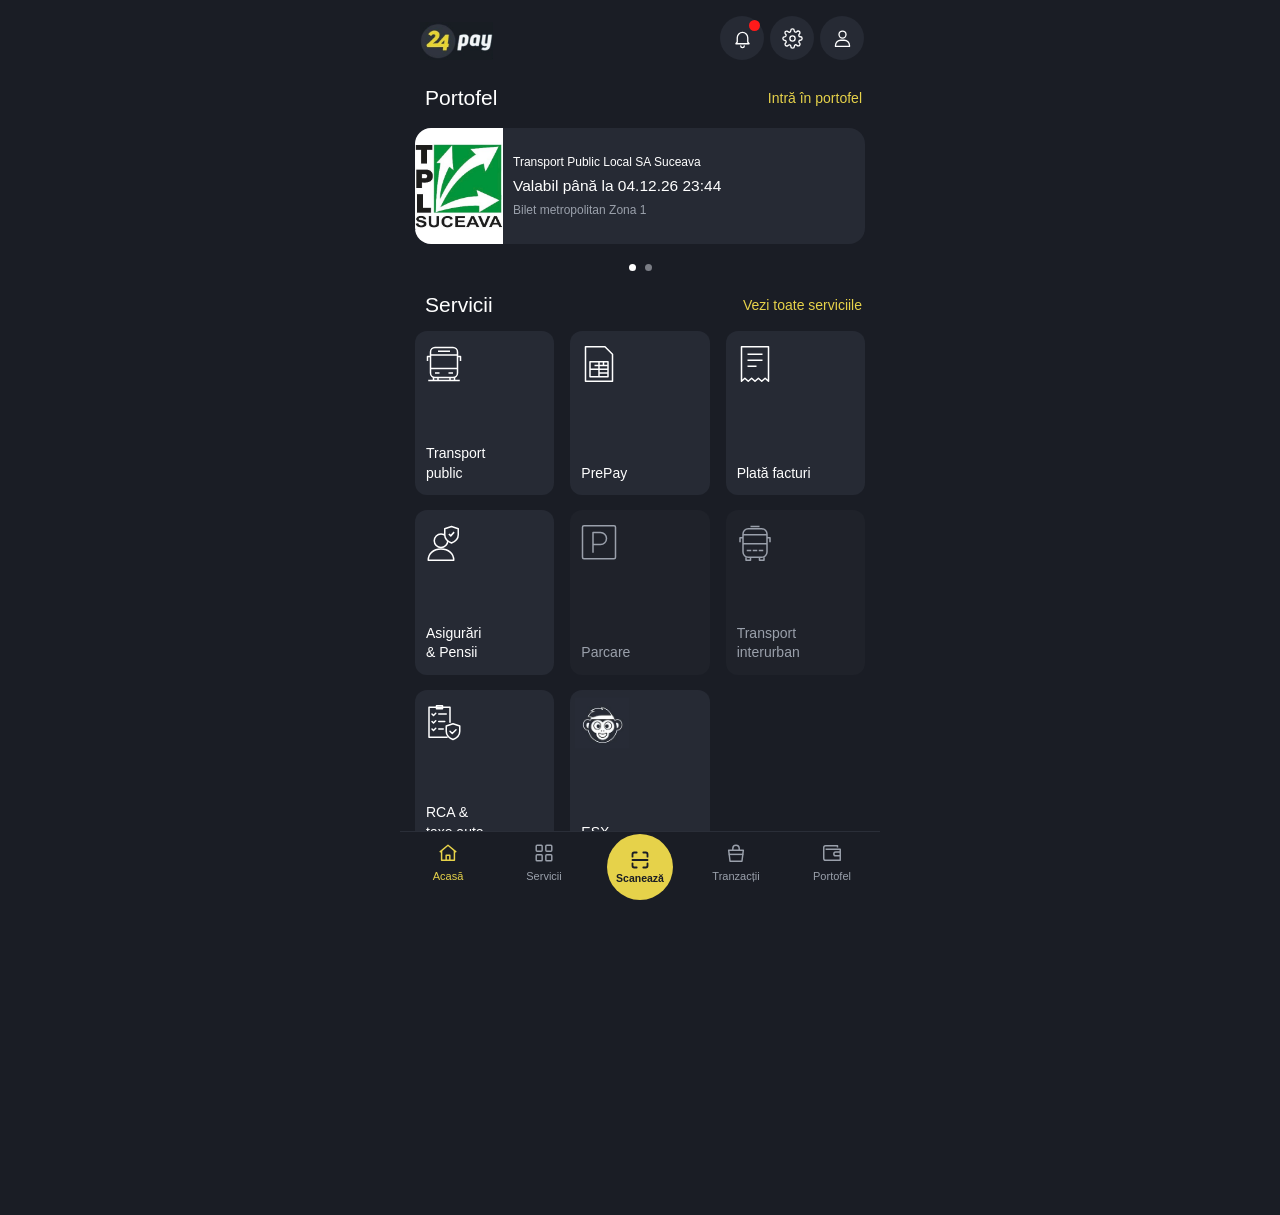
<file: index.html>
<!DOCTYPE html>
<html lang="ro">
  <head>
    <meta charset="UTF-8" />
    <meta
      name="viewport"
      content="width=device-width, initial-scale=1, viewport-fit=cover"
    />
    <meta name="theme-color" content="#1a1d25" />
    <meta name="apple-mobile-web-app-capable" content="yes" />
    <meta name="mobile-web-app-capable" content="yes" />
    <meta
      name="apple-mobile-web-app-status-bar-style"
      content="black-translucent"
    />
    <meta name="apple-mobile-web-app-title" content="TLP" />
    <title>TLP</title>
    <link rel="manifest" href="manifest.json" />
    <link rel="icon" href="icons/icon.svg" type="image/svg+xml" />
    <link rel="apple-touch-icon" href="icons/icon-192.png" />
    <link rel="stylesheet" href="style.css" />
  </head>
  <body>
    <div class="app">
      <!-- HEADER -->
      <header class="header">
        <div class="logo"><img class="logo-img" src="img/logo.png" alt="" /></div>

        <div class="header-right">
          <div class="header-actions">
            <button class="icon-btn" aria-label="Notificări">
              <svg
                viewBox="0 0 24 24"
                fill="none"
                stroke="currentColor"
                stroke-width="1.5"
                stroke-linecap="round"
                stroke-linejoin="round"
              >
                <path d="M6 16V11a6 6 0 0 1 12 0v5l1.5 2h-15z" />
                <path d="M10 20.5a2 2 0 0 0 4 0" />
              </svg>
              <span class="notif-dot"></span>
            </button>
            <button class="icon-btn" aria-label="Setări">
              <svg
                viewBox="0 0 24 24"
                fill="none"
                stroke="currentColor"
                stroke-width="1.5"
                stroke-linecap="round"
                stroke-linejoin="round"
              >
                <circle cx="12" cy="12" r="3" />
                <path
                  d="M19.4 15a1.7 1.7 0 0 0 .3 1.8l.1.1a2 2 0 1 1-2.8 2.8l-.1-.1a1.7 1.7 0 0 0-1.8-.3 1.7 1.7 0 0 0-1 1.5V21a2 2 0 1 1-4 0v-.1a1.7 1.7 0 0 0-1.1-1.5 1.7 1.7 0 0 0-1.8.3l-.1.1a2 2 0 1 1-2.8-2.8l.1-.1a1.7 1.7 0 0 0 .3-1.8 1.7 1.7 0 0 0-1.5-1H3a2 2 0 1 1 0-4h.1a1.7 1.7 0 0 0 1.5-1.1 1.7 1.7 0 0 0-.3-1.8l-.1-.1a2 2 0 1 1 2.8-2.8l.1.1a1.7 1.7 0 0 0 1.8.3H9a1.7 1.7 0 0 0 1-1.5V3a2 2 0 1 1 4 0v.1a1.7 1.7 0 0 0 1 1.5 1.7 1.7 0 0 0 1.8-.3l.1-.1a2 2 0 1 1 2.8 2.8l-.1.1a1.7 1.7 0 0 0-.3 1.8V9a1.7 1.7 0 0 0 1.5 1H21a2 2 0 1 1 0 4h-.1a1.7 1.7 0 0 0-1.5 1z"
                />
              </svg>
            </button>
            <button class="icon-btn" aria-label="Profil">
              <svg
                viewBox="0 0 24 24"
                fill="none"
                stroke="currentColor"
                stroke-width="1.5"
                stroke-linecap="round"
                stroke-linejoin="round"
              >
                <circle cx="12" cy="7.5" r="4" />
                <path d="M4 21v-1a6 6 0 0 1 6-6h4a6 6 0 0 1 6 6v1z" />
              </svg>
            </button>
          </div>
        </div>
      </header>

      <!-- PORTOFEL -->
      <section class="wallet">
        <div class="section-header">
          <h2 class="section-title">Portofel</h2>
          <button class="section-link">Intră în portofel</button>
        </div>

        <div class="carousel" id="ticketCarousel"></div>
        <div class="carousel-dots" id="ticketDots"></div>
      </section>

      <!-- SERVICII -->
      <section>
        <div class="section-header">
          <h2 class="section-title">Servicii</h2>
          <button class="section-link">Vezi toate serviciile</button>
        </div>

        <div class="services-grid">
          <button class="service-card">
            <span class="service-icon"
              ><svg
                viewBox="0 0 48 50"
                fill="none"
                stroke="currentColor"
                stroke-width="2"
                stroke-linejoin="round"
              >
                <rect x="6" y="3" width="36" height="40" rx="6" />
                <path d="M6 13h36M6 31h36M16 8h16" />
                <path d="M6 15H2v6M42 15h4v6" />
                <path d="M12 37h6M30 37h6" />
                <path d="M10 43v4h6v-4M32 43v4h6v-4M3 47h42" /></svg
            ></span>
            <span class="service-name">Transport<br />public</span>
          </button>

          <button class="service-card">
            <span class="service-icon"
              ><svg
                viewBox="0 0 48 50"
                fill="none"
                stroke="currentColor"
                stroke-width="2"
                stroke-linejoin="round"
              >
                <path d="M6 2h26l10 10v36H6z" />
                <rect x="12" y="22" width="24" height="20" />
                <path d="M12 32h24M24 22v20M18 27h18M24 37h12M30 22v5" /></svg
            ></span>
            <span class="service-name">PrePay</span>
          </button>

          <button class="service-card">
            <span class="service-icon"
              ><svg
                viewBox="0 0 48 50"
                fill="none"
                stroke="currentColor"
                stroke-width="2"
                stroke-linejoin="round"
              >
                <path
                  d="M6 2h36v46l-4.5-4-4.5 4-4.5-4-4.5 4-4.5-4-4.5 4-4.5-4L6 48z"
                />
                <path d="M14 12h20M14 20h20M14 28h12" /></svg
            ></span>
            <span class="service-name">Plată facturi</span>
          </button>

          <button class="service-card">
            <span class="service-icon"
              ><svg
                viewBox="0 0 48 50"
                fill="none"
                stroke="currentColor"
                stroke-width="2"
                stroke-linejoin="round"
              >
                <circle cx="20" cy="22" r="9" />
                <path d="M3 48c0-9 7-15 17-15s17 6 17 15z" />
                <path
                  d="M34 3l9 3v8c0 6-4 9-9 11-5-2-9-5-9-11V6z"
                  fill="var(--bg-card)"
                />
                <path d="M30.5 13l2.5 2.5 4.5-5" /></svg
            ></span>
            <span class="service-name">Asigurări<br />&amp; Pensii</span>
          </button>

          <button class="service-card muted">
            <span class="service-icon"
              ><svg
                viewBox="0 0 48 50"
                fill="none"
                stroke="currentColor"
                stroke-width="2"
              >
                <rect x="2" y="2" width="44" height="44" rx="2" />
                <path
                  d="M16 38V11h10a8 8 0 0 1 0 16H16"
                  stroke-linejoin="round"
                /></svg
            ></span>
            <span class="service-name">Parcare</span>
          </button>

          <button class="service-card muted">
            <span class="service-icon"
              ><svg
                viewBox="0 0 48 50"
                fill="none"
                stroke="currentColor"
                stroke-width="2"
                stroke-linejoin="round"
              >
                <path d="M18 3h12" />
                <rect x="8" y="6" width="32" height="38" rx="7" />
                <path d="M8 26h32M8 14h32" />
                <path d="M8 18H4v6M40 18h4v6" />
                <path d="M13 35h6M29 35h6M21 35h6" />
                <path d="M12 44v4h6v-4M30 44v4h6v-4" /></svg
            ></span>
            <span class="service-name">Transport<br />interurban</span>
          </button>

          <button class="service-card">
            <span class="service-icon"
              ><svg
                viewBox="0 0 48 50"
                fill="none"
                stroke="currentColor"
                stroke-width="2"
                stroke-linejoin="round"
                stroke-linecap="round"
              >
                <path d="M28 44H4V4h28v20" />
                <path d="M14 2h8v4h-8z" />
                <path
                  d="M8 13l2 2 3-3M17 13h10M8 23l2 2 3-3M17 23h8M8 33l2 2 3-3M17 33h6"
                />
                <path
                  d="M36 26l9 3v7c0 6-4 9-9 11-5-2-9-5-9-11v-7z"
                  fill="var(--bg-card)"
                />
                <path d="M32 36l3 3 5-5" /></svg
            ></span>
            <span class="service-name">RCA &amp;<br />taxe auto</span>
          </button>

          <button class="service-card">
            <span class="service-icon service-icon-img"
              ><img src="img/esx.png" alt=""
            /></span>
            <span class="service-name">ESX</span>
          </button>
        </div>
      </section>

      <!-- PARTENERI -->
      <section class="partners">
        <div class="section-header">
          <h2 class="section-title">Parteneri</h2>
        </div>

        <div class="partner-banner">
          <div class="partner-top">
            <div class="pp-badge"><small>PayPoint</small><b>P</b></div>
            <div class="colet"><span>COLET</span><span>EXPRES</span></div>
          </div>
          <div class="partner-bottom">
            <div>
              <h3>Comandă online?</h3>
              <p>
                Ridică-ți coletul de la<br />magazinul <span>PayPoint</span> din
                apropiere!
              </p>
              <span class="partner-btn">Află mai multe</span>
            </div>
            <div class="boxes">📦</div>
          </div>
        </div>
      </section>
    </div>

    <!-- BOTTOM NAV -->
    <nav class="bottom-nav">
      <button class="nav-item active">
        <svg
          viewBox="0 0 24 24"
          fill="none"
          stroke="currentColor"
          stroke-width="1.6"
          stroke-linejoin="round"
        >
          <path d="M3 11 12 3.5 21 11" />
          <path d="M5 9.5V20h14V9.5" />
          <path d="M10 20v-5.5h4V20" />
        </svg>
        Acasă
      </button>
      <button class="nav-item">
        <svg
          viewBox="0 0 24 24"
          fill="none"
          stroke="currentColor"
          stroke-width="1.6"
        >
          <rect x="3.5" y="3.5" width="6.5" height="6.5" rx="1" />
          <rect x="14" y="3.5" width="6.5" height="6.5" rx="1" />
          <rect x="3.5" y="14" width="6.5" height="6.5" rx="1" />
          <rect x="14" y="14" width="6.5" height="6.5" rx="1" />
        </svg>
        Servicii
      </button>
      <button class="nav-scan">
        <svg
          viewBox="0 0 24 24"
          fill="none"
          stroke="currentColor"
          stroke-width="2.2"
          stroke-linecap="round"
        >
          <path
            d="M3 8V5a2 2 0 0 1 2-2h3M16 3h3a2 2 0 0 1 2 2v3M21 16v3a2 2 0 0 1-2 2h-3M8 21H5a2 2 0 0 1-2-2v-3M3 12h18"
          />
        </svg>
        Scanează
      </button>
      <button class="nav-item" id="navTransactions">
        <svg
          viewBox="0 0 24 24"
          fill="none"
          stroke="currentColor"
          stroke-width="1.6"
          stroke-linejoin="round"
        >
          <path d="M4 9h16l-1.5 12h-13z" />
          <path d="M8.5 9V7a3.5 3.5 0 0 1 7 0v2" />
          <path d="M4 13.5h16" />
        </svg>
        Tranzacții
      </button>
      <button class="nav-item">
        <svg
          viewBox="0 0 24 24"
          fill="none"
          stroke="currentColor"
          stroke-width="1.6"
          stroke-linejoin="round"
        >
          <path d="M18 6V4H5a2 2 0 0 0-2 2v12a2 2 0 0 0 2 2h16V8H5" />
          <path d="M21 11h-5a2 2 0 0 0 0 4h5" />
        </svg>
        Portofel
      </button>
    </nav>

    <!-- DETALIU BILET -->
    <div class="screen" id="ticketScreen" hidden>
      <header class="screen-header">
        <button class="back-btn" id="ticketBack" aria-label="Înapoi">
          <svg
            viewBox="0 0 24 24"
            fill="none"
            stroke="currentColor"
            stroke-width="2"
            stroke-linecap="round"
            stroke-linejoin="round"
          >
            <path d="M15 5l-7 7 7 7" />
          </svg>
        </button>
        <div class="logo"><img class="logo-img" src="img/logo-bilet.png" alt="" /></div>
      </header>

      <div class="screen-body">
        <div class="detail-card">
          <div class="code-frame">
            <img src="img/test_qr.png" alt="Imagine fictivă – bilet de test" />
          </div>
          <p class="remaining" id="tdError"></p>
          <div class="progress">
            <div class="progress-fill" id="tdProgress"></div>
          </div>
          <div class="progress-dates">
            <span id="tdStart"></span>
            <span id="tdEnd"></span>
          </div>
        </div>

        <div class="detail-card">
          <dl class="detail-rows">
            <div>
              <dt>Tip bilet</dt>
              <dd id="tdType"></dd>
            </div>
            <div>
              <dt>Data achiziției</dt>
              <dd id="tdBought"></dd>
            </div>
            <div>
              <dt>Număr comandă</dt>
              <dd id="tdOrder"></dd>
            </div>
          </dl>
          <button class="outline-btn">Trimite chitanță prin email</button>
        </div>
      </div>
    </div>

    <!-- TRANZACȚII -->
    <div class="screen" id="transactionsScreen" hidden>
      <header class="screen-header">
        <button class="back-btn" id="transactionsBack" aria-label="Înapoi">
          <svg
            viewBox="0 0 24 24"
            fill="none"
            stroke="currentColor"
            stroke-width="2"
            stroke-linecap="round"
            stroke-linejoin="round"
          >
            <path d="M15 5l-7 7 7 7" />
          </svg>
        </button>
        <div class="logo"><img class="logo-img" src="img/logo.png" alt="" /></div>
      </header>

      <div class="screen-body">
        <div class="detail-card">
          <h2 class="section-title">Zona 1</h2>
          <p class="remaining" id="ticketCount"></p>
          <button class="outline-btn" id="ticketAdd">Adaugă bilet</button>
          <button class="outline-btn" id="ticketRemove">Elimină bilet</button>
          <button class="reset-link" id="tdReset">Resetează testul</button>
        </div>

        <div class="detail-card">
          <h2 class="section-title">Municipal</h2>
          <p class="remaining" id="municipalCount"></p>
          <button class="outline-btn" id="municipalAdd">Adaugă bilet</button>
          <button class="outline-btn" id="municipalRemove">Elimină bilet</button>
          <button class="reset-link" id="municipalReset">Resetează testul</button>
        </div>
      </div>
    </div>

    <div class="loader" id="loader"><div class="loader-box"><div class="spinner"></div></div></div>

<script src="app.js"></script>
  </body>
</html>
</file>
<file: style.css>
* {
  margin: 0;
  padding: 0;
  box-sizing: border-box;
  -webkit-tap-highlight-color: transparent;
}

:root {
  --bg-main: #1a1d25;
  --bg-card: #262a34;
  --bg-card-muted: #1f222a;
  --accent: #e6d24a;
  --text-primary: #ffffff;
  --text-muted: #9aa0ab;
  --nav-bg: #1a1d25;
  --red-dot: #ff1a1a;
}

html, body {
  height: 100%;
  background: var(--bg-main);
  color: var(--text-primary);
  font-family: -apple-system, BlinkMacSystemFont, 'Segoe UI', Roboto, sans-serif;
  overflow-x: hidden;
  -webkit-font-smoothing: antialiased;
}

button { font-family: inherit; }

/* ─── APP SHELL ─────────────────────────────────── */
.app {
  max-width: 480px;
  margin: 0 auto;
  min-height: 100dvh;
  padding-bottom: calc(90px + env(safe-area-inset-bottom));
}

/* ─── HEADER ─────────────────────────────────────── */
.header {
  display: flex;
  align-items: flex-start;
  justify-content: space-between;
  padding: calc(16px + env(safe-area-inset-top)) 16px 8px 20px;
  position: sticky;
  top: 0;
  z-index: 10;
  background: var(--bg-main);
}

.logo {
  display: flex;
  align-items: center;
  gap: 10px;
  margin-top: 6px;
}

.logo-mark {
  width: 38px;
  height: 38px;
  border-radius: 10px;
  background: var(--accent);
  display: flex;
  align-items: center;
  justify-content: center;
}

.logo-mark svg { width: 22px; height: 22px; }

.logo-img { height: 38px; width: auto; display: block; }

.logo-text {
  font-size: 19px;
  font-weight: 700;
  letter-spacing: 0.5px;
}

.header-right {
  display: flex;
  flex-direction: column;
  align-items: flex-end;
  gap: 14px;
}

.header-actions {
  display: flex;
  gap: 6px;
}

.icon-btn {
  width: 44px;
  height: 44px;
  background: var(--bg-card);
  border-radius: 50%;
  border: none;
  cursor: pointer;
  display: flex;
  align-items: center;
  justify-content: center;
  position: relative;
  color: var(--text-primary);
}

.icon-btn svg { width: 21px; height: 21px; }

.notif-dot {
  position: absolute;
  top: 4px;
  right: 4px;
  width: 11px;
  height: 11px;
  background: var(--red-dot);
  border-radius: 50%;
}

.wallet-link {
  font-size: 14px;
  color: var(--accent);
  background: none;
  border: none;
  cursor: pointer;
  padding-right: 14px;
}

/* ─── SECTION HEADER ─────────────────────────────── */
.section-header {
  display: flex;
  justify-content: space-between;
  align-items: center;
  padding: 18px 18px 14px 25px;
}

.section-title {
  font-size: 21px;
  font-weight: 500;
}

.section-link {
  font-size: 14px;
  color: var(--accent);
  background: none;
  border: none;
  cursor: pointer;
}

/* ─── SERVICES GRID ──────────────────────────────── */
.services-grid {
  display: grid;
  grid-template-columns: repeat(3, minmax(0, 1fr));
  gap: 15px 16px;
  padding: 0 15px;
}

.service-card {
  aspect-ratio: 1 / 1.18;
  background: var(--bg-card);
  border-radius: 12px;
  padding: 14px 11px 12px;
  display: flex;
  flex-direction: column;
  justify-content: space-between;
  cursor: pointer;
  border: none;
  color: var(--text-primary);
  text-align: left;
  transition: transform 0.1s, filter 0.15s;
}

.service-card:active { transform: scale(0.97); filter: brightness(1.15); }

.service-card.muted {
  background: var(--bg-card-muted);
  color: var(--text-muted);
}

.service-icon { width: 36px; height: 38px; }
.service-icon svg { width: 100%; height: 100%; }
.service-icon-img { width: 54px; height: 52px; margin: -7px 0 0 -6px; }
.service-icon-img img { width: 100%; height: 100%; object-fit: contain; mix-blend-mode: lighten; }

.service-name {
  font-size: 14px;
  line-height: 1.4;
}

/* ─── PORTOFEL / CAROUSEL ────────────────────────── */
.carousel {
  display: flex;
  gap: 15px;
  overflow-x: auto;
  scroll-snap-type: x mandatory;
  padding: 4px 15px;
  scroll-padding: 0 15px;
  scrollbar-width: none;
}
.carousel::-webkit-scrollbar { display: none; }
.carousel { cursor: grab; user-select: none; -webkit-user-select: none; }
.carousel.dragging { cursor: grabbing; scroll-snap-type: none; }
.carousel img { pointer-events: none; }
.dot { cursor: pointer; }

.ticket {
  flex: 0 0 100%;
  scroll-snap-align: center;
  display: flex;
  height: 116px;
  background: var(--bg-card);
  border-radius: 16px;
  overflow: hidden;
}

.ticket-logo {
  flex: 0 0 88px;
  background: #fff;
  display: flex;
  align-items: center;
  justify-content: center;
}
.ticket-logo img { width: 100%; height: auto; display: block; }

.ticket-info {
  flex: 1;
  min-width: 0;
  padding: 0 12px 0 10px;
  display: flex;
  flex-direction: column;
  justify-content: center;
  gap: 8px;
}

.ticket-info p {
  white-space: nowrap;
  overflow: hidden;
  text-overflow: ellipsis;
}
.ticket-operator { font-size: 12px; }
.ticket-valid { font-size: 15.5px; }
.ticket-type { font-size: 12px; color: var(--text-muted); }

.carousel-dots {
  display: flex;
  justify-content: center;
  gap: 9px;
  padding: 16px 0 4px;
}

.dot {
  width: 7px;
  height: 7px;
  border-radius: 50%;
  background: #7a7d85;
  transition: background 0.2s;
}
.dot.active { background: #fff; }

.ticket { cursor: pointer; }

/* ─── DETALIU BILET ──────────────────────────────── */
.screen {
  position: fixed;
  inset: 0;
  z-index: 200;
  background: var(--bg-main);
  overflow-y: auto;
}
.screen[hidden] { display: none; }

.screen-header {
  position: sticky;
  top: 0;
  z-index: 10;
  background: var(--bg-main);
  max-width: 480px;
  margin: 0 auto;
  display: flex;
  align-items: center;
  justify-content: center;
  padding: calc(14px + env(safe-area-inset-top)) 16px 14px;
  border-bottom: 1px solid #2a2e38;
}
.screen-header .logo { margin: 0; }

.back-btn {
  position: absolute;
  left: 16px;
  bottom: 18px;
  width: 32px;
  height: 32px;
  background: none;
  border: none;
  color: var(--text-primary);
  cursor: pointer;
}
.back-btn svg { width: 26px; height: 26px; }

.screen-body {
  max-width: 480px;
  margin: 0 auto;
  padding: 10px 10px calc(120px + env(safe-area-inset-bottom));
  display: flex;
  flex-direction: column;
  gap: 14px;
}

.detail-card {
  background: #2f343f;
  border-radius: 6px;
  padding: 16px 12px;
}

.code-frame {
  aspect-ratio: 1;
  background: #fff;
  border: 4px solid #0000ff;
  border-radius: 18px;
  padding: 18px;
}
.code-frame img { width: 100%; height: 100%; display: block; }

.remaining {
  text-align: center;
  font-size: 13px;
  margin: 18px 0 14px;
}

.progress {
  height: 5px;
  background: #4a4f5a;
  border-radius: 3px;
  overflow: hidden;
}
.progress-fill {
  height: 100%;
  width: 0;
  background: linear-gradient(90deg, #4fc27a, #7be09b);
  transition: width 0.5s linear;
}

.progress-dates {
  display: flex;
  justify-content: space-between;
  font-size: 13px;
  margin-top: 12px;
}

.detail-rows > div {
  display: flex;
  justify-content: space-between;
  gap: 12px;
  padding: 7px 4px;
  font-size: 13px;
}
.detail-rows dt { color: var(--text-muted); }
.detail-rows dd { text-align: right; }

.outline-btn {
  width: 100%;
  margin-top: 12px;
  padding: 16px;
  border: 2px solid var(--accent);
  border-radius: 10px;
  background: none;
  color: var(--accent);
  font-size: 15px;
  cursor: pointer;
}

.reset-link {
  display: block;
  margin: 14px auto 0;
  background: none;
  border: none;
  color: var(--text-muted);
  font-size: 12px;
  text-decoration: underline;
  cursor: pointer;
}

/* ─── PARTNERS ───────────────────────────────────── */
.partners .section-header { padding-top: 36px; }

.partner-banner {
  margin: 0 28px 0 15px;
  border-radius: 16px;
  overflow: hidden;
  cursor: pointer;
}

.partner-top {
  height: 52px;
  background: linear-gradient(90deg, #fff 0%, #f1f1f5 30%, #b8b4c8 70%, #6f6790 100%);
  display: flex;
  align-items: center;
  gap: 8px;
  padding-left: 18px;
}

.pp-badge {
  align-self: flex-start;
  width: 44px;
  height: 46px;
  background: var(--accent);
  clip-path: polygon(0 0, 100% 0, 100% 78%, 50% 100%, 0 78%);
  display: flex;
  flex-direction: column;
  align-items: center;
  padding-top: 3px;
  color: #1a1d25;
}
.pp-badge small { font-size: 7px; font-weight: 700; }
.pp-badge b { font-size: 20px; font-weight: 900; line-height: 1; }

.colet {
  display: flex;
  flex-direction: column;
  line-height: 0.95;
  font-weight: 900;
}
.colet span:first-child { color: #2d2463; font-size: 16px; }
.colet span:last-child {
  color: #fff;
  background: var(--accent);
  font-style: italic;
  font-size: 15px;
  padding: 1px 14px 1px 4px;
  clip-path: polygon(0 0, 88% 0, 100% 50%, 88% 100%, 0 100%);
}

.partner-bottom {
  background: #2d2758;
  padding: 16px 18px 22px;
  display: flex;
  justify-content: space-between;
  align-items: flex-end;
}

.partner-bottom h3 {
  font-size: 22px;
  font-weight: 800;
  color: var(--accent);
  margin-bottom: 8px;
}

.partner-bottom p {
  font-size: 13px;
  color: #fff;
  line-height: 1.35;
}
.partner-bottom p span { color: var(--accent); }

.partner-btn {
  display: inline-block;
  margin-top: 12px;
  background: var(--accent);
  color: #1a1d25;
  font-weight: 700;
  font-size: 12px;
  border-radius: 4px;
  padding: 6px 14px;
}

.boxes { font-size: 52px; line-height: 1; }

/* ─── BOTTOM NAV ─────────────────────────────────── */
.bottom-nav {
  position: fixed;
  bottom: 0;
  left: 50%;
  transform: translateX(-50%);
  width: 100%;
  max-width: 480px;
  background: var(--nav-bg);
  border-top: 1px solid #2a2e38;
  display: grid;
  grid-template-columns: repeat(5, 1fr);
  align-items: start;
  padding: 10px 0 0;
  z-index: 100;
}

.nav-item {
  display: flex;
  flex-direction: column;
  align-items: center;
  gap: 6px;
  background: none;
  border: none;
  cursor: pointer;
  color: var(--text-muted);
  font-size: 11px;
}

.nav-item svg { width: 22px; height: 22px; }
.nav-item.active { color: var(--accent); }

.nav-scan {
  justify-self: center;
  width: 66px;
  height: 66px;
  margin-top: -8px;
  border-radius: 50%;
  border: none;
  background: var(--accent);
  color: #1a1d25;
  display: flex;
  flex-direction: column;
  align-items: center;
  justify-content: center;
  gap: 2px;
  font-size: 10.5px;
  font-weight: 700;
  cursor: pointer;
}

.nav-scan svg { width: 20px; height: 20px; }

@media (max-width: 380px) {
  .services-grid { gap: 12px; }
  .service-name { font-size: 13px; }
  .icon-btn { width: 40px; height: 40px; }
}

/* ─── LOADING ────────────────────────────────────── */
.loader {
  position: fixed;
  inset: 0;
  z-index: 300;
  background: #111317;
  display: flex;
  align-items: center;
  justify-content: center;
}
.loader[hidden] { display: none; }
.loader-box {
  width: 100px;
  height: 100px;
  background: #222;
  border-radius: 26px;
  display: flex;
  align-items: center;
  justify-content: center;
}
.spinner {
  width: 60px;
  height: 60px;
  border-radius: 50%;
  background: conic-gradient(from 0deg, rgba(255,255,255,0) 0deg, #fff 300deg, rgba(255,255,255,0) 360deg);
  -webkit-mask: radial-gradient(farthest-side, transparent calc(100% - 3px), #000 calc(100% - 2px));
  mask: radial-gradient(farthest-side, transparent calc(100% - 3px), #000 calc(100% - 2px));
  animation: spin 1s linear infinite;
}
@keyframes spin { to { transform: rotate(360deg); } }
</file>
